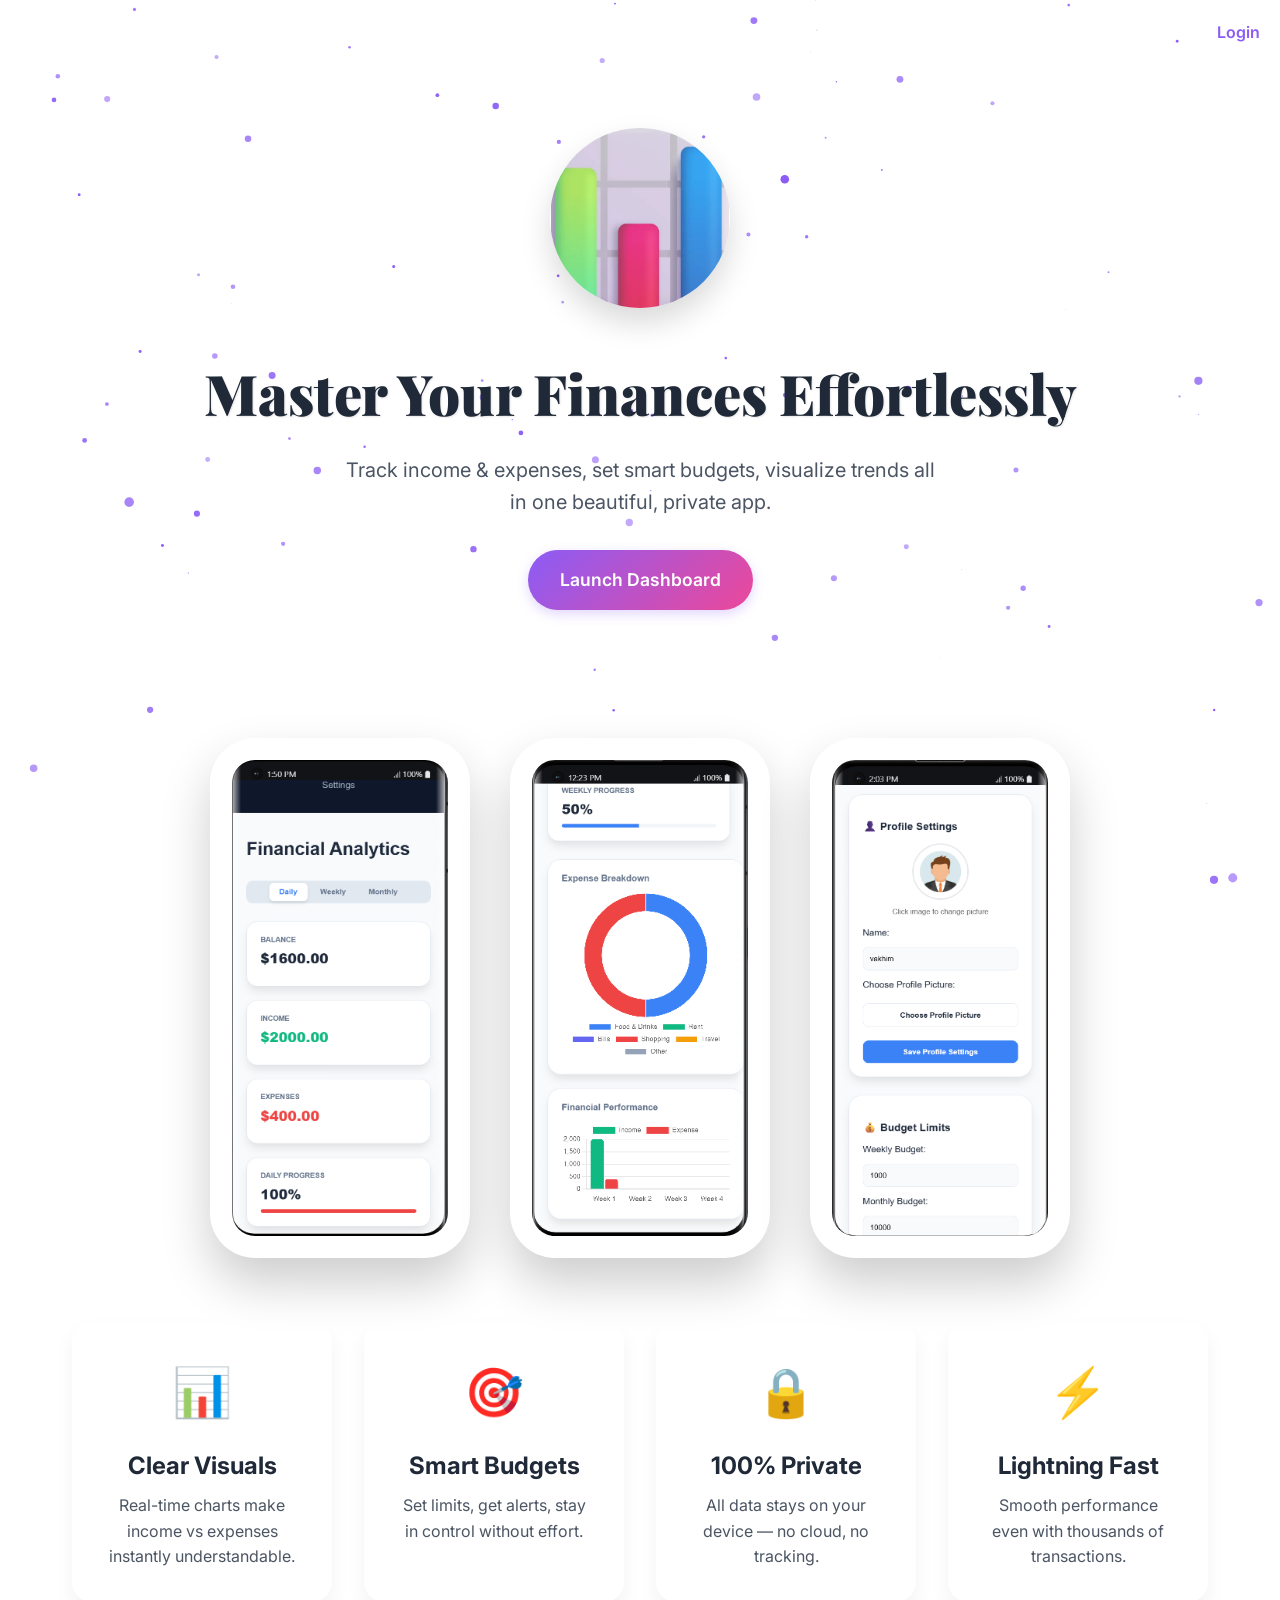
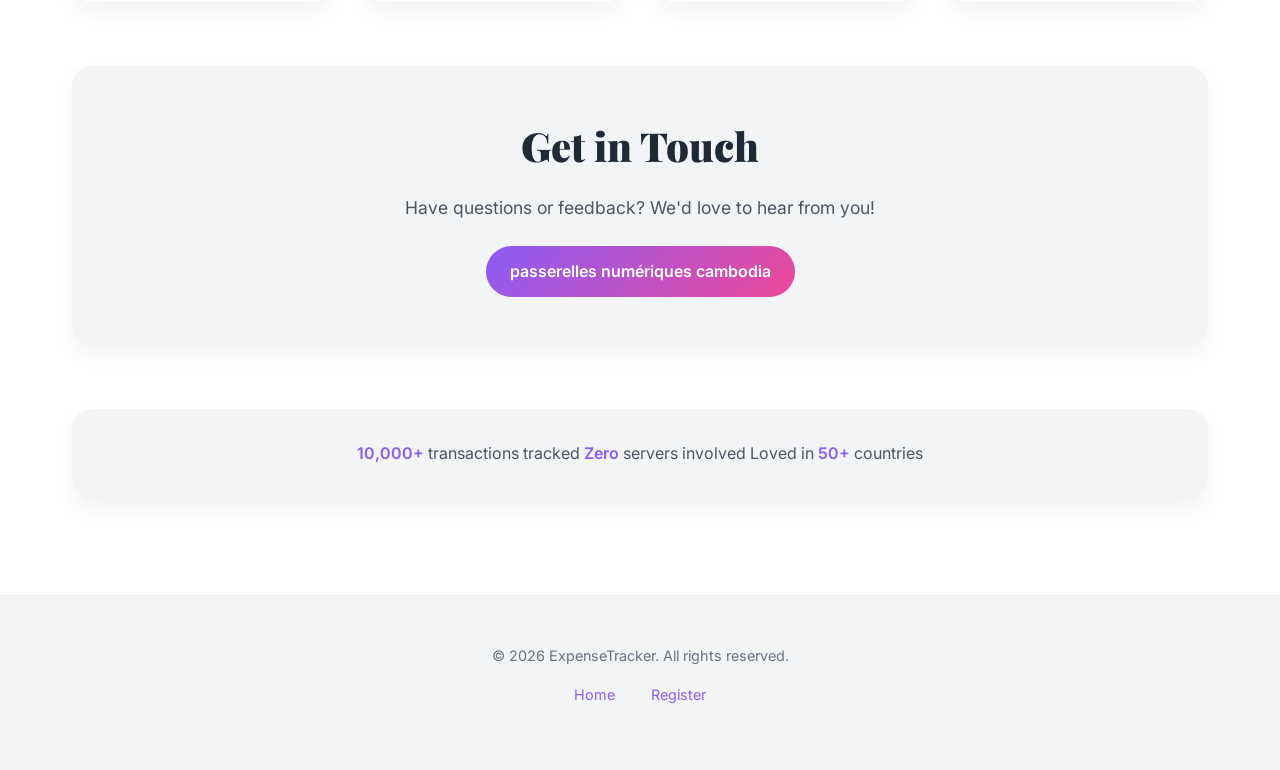
<file: index.html>
<!DOCTYPE html>
<html lang="en">
<head>
    <meta charset="UTF-8">
    <meta name="viewport" content="width=device-width, initial-scale=1.0">
    <title>ExpenseTracker • Smart Money Management</title>

    <!-- Favicon -->
    <link rel="icon" href="data:image/svg+xml,<svg xmlns=%22http://www.w3.org/2000/svg%22 viewBox=%220 0 100 100%22><rect width=%22100%22 height=%22100%22 rx=%2220%22 fill=%22%238b5cf6%22/><text x=%2250%22 y=%2265%22 font-size=%2260%22 text-anchor=%22middle%22 fill=%22white%22>ET</text></svg>">

    <!-- Google Fonts -->
    <link rel="preconnect" href="https://fonts.googleapis.com">
    <link rel="preconnect" href="https://fonts.gstatic.com" crossorigin>
    <link href="https://fonts.googleapis.com/css2?family=Inter:wght@300;400;500;600;700;800&family=Playfair+Display:wght@700;900&display=swap" rel="stylesheet">

    <!-- Main CSS -->
    <link rel="stylesheet" href="assets/css/main.css">
</head>
<body>
    <!-- Login Link -->
    <div class="login-section">
        <a href="Register.html" class="login-link">Login</a>
    </div>

    <canvas id="particles"></canvas>

    <div class="container">

        <!-- Hero Section -->
        <section class="hero">
            <div class="logo-circle-wrapper">
                <img src="assets/img/logo.png" alt="ExpenseTracker" class="logo-circle">
            </div>

            <h1 class="headline">Master Your Finances Effortlessly</h1>
            <p class="subheadline">
                Track income & expenses, set smart budgets, visualize trends all in one beautiful, private app.
            </p>

            <a href="Register.html" class="cta-button">Launch Dashboard</a>
        </section>

        <!-- App Preview Mockups -->
        <div class="mockups">
            <div class="phone-frame">
                <div class="screen" style="background-image: url('assets/img/1.png');"></div>
            </div>
            <div class="phone-frame">
                <div class="screen" style="background-image: url('assets/img/2.png');"></div>
            </div>
            <div class="phone-frame">
                <div class="screen" style="background-image: url('assets/img/3.png');"></div>
            </div>
        </div>

        <!-- Features Section -->
        <section class="features-section">
            <div class="features-grid">
                <div class="feature-card">
                    <div class="feature-icon">📊</div>
                    <div class="feature-title">Clear Visuals</div>
                    <p class="feature-text">Real-time charts make income vs expenses instantly understandable.</p>
                </div>
                <div class="feature-card">
                    <div class="feature-icon">🎯</div>
                    <div class="feature-title">Smart Budgets</div>
                    <p class="feature-text">Set limits, get alerts, stay in control without effort.</p>
                </div>
                <div class="feature-card">
                    <div class="feature-icon">🔒</div>
                    <div class="feature-title">100% Private</div>
                    <p class="feature-text">All data stays on your device — no cloud, no tracking.</p>
                </div>
                <div class="feature-card">
                    <div class="feature-icon">⚡</div>
                    <div class="feature-title">Lightning Fast</div>
                    <p class="feature-text">Smooth performance even with thousands of transactions.</p>
                </div>
            </div>
        </section>

        <!-- Contact Section -->
        <section class="contact-section">
            <h2 class="contact-title">Get in Touch</h2>
            <p class="contact-text">Have questions or feedback? We'd love to hear from you!</p>
            <a href="https://www.passerellesnumeriques.org/what-we-do/cambodia/" class="contact-email">passerelles numériques cambodia</a>
        </section>

        <!-- Trust / Stats -->
        <div class="trust-badges">
            <p>
                <strong>10,000+</strong> transactions tracked 
                <strong>Zero</strong> servers involved 
                Loved in <strong>50+</strong> countries
            </p>
        </div>

    </div>

    <!-- Footer -->
    <footer class="footer">
        <div class="footer-container">
            <p class="footer-text">&copy; 2026 ExpenseTracker. All rights reserved.</p>
            <nav class="footer-nav">
                <a href="index.html" class="footer-link">Home</a>
                <a href="Register.html" class="footer-link">Register</a>
            </nav>
        </div>
    </footer>

    <!-- Main JavaScript -->
    <script src="assets/js/main.js"></script>

</body>
</html>
</file>
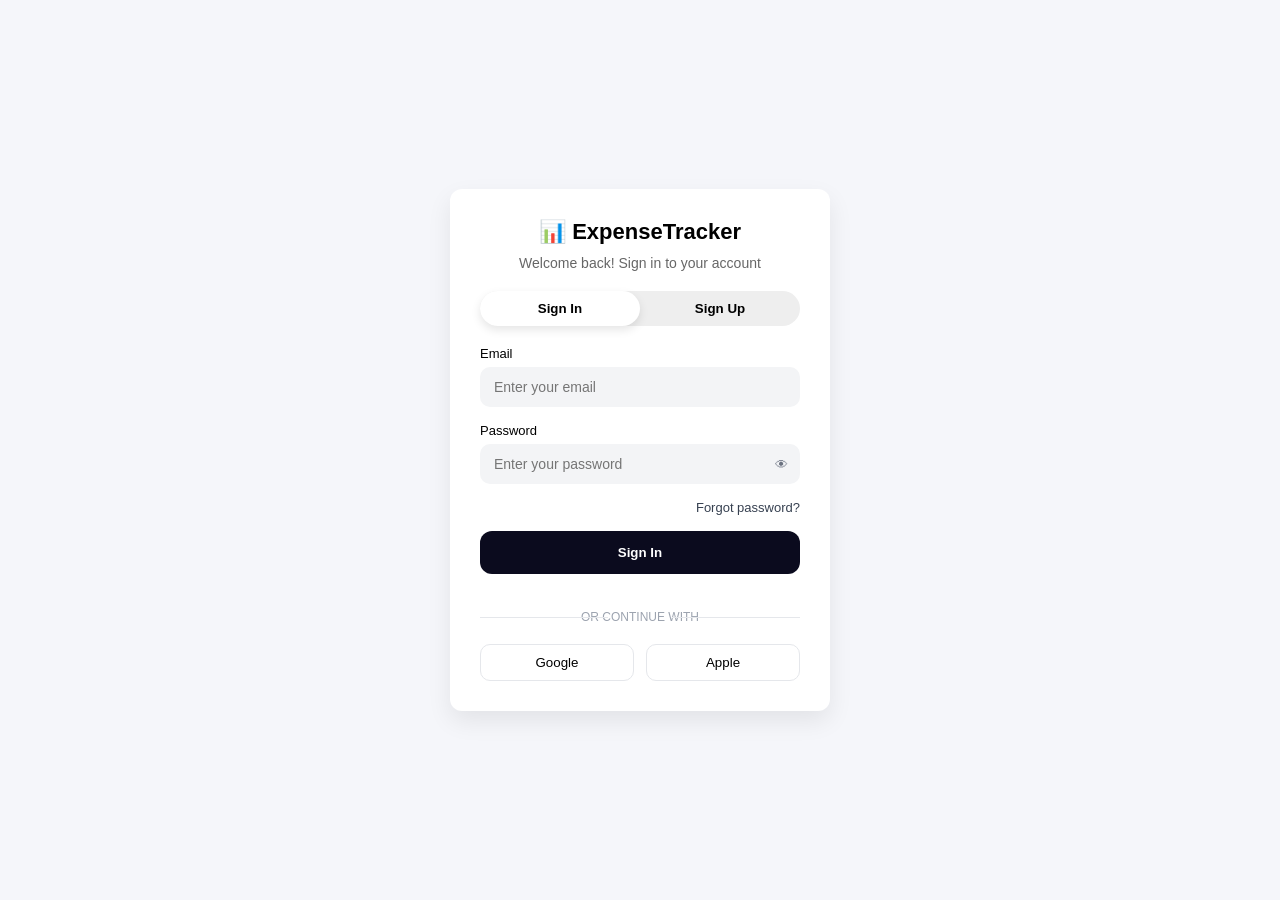
<file: Register.html>
<!DOCTYPE html>
<html lang="en">
<head>
    <meta charset="UTF-8">
    <meta name="viewport" content="width=device-width, initial-scale=1.0">
    <title>Sign In / Sign Up</title>
    <link rel="stylesheet" href="assets/css/Register.css">
</head>
<body>

    <div class="container">

        <!-- Sign In Card -->
        <div class="card" id="signin-card">
            <div class="logo">📊 ExpenseTracker</div>
            <div class="subtitle">Welcome back! Sign in to your account</div>

            <div class="tabs">
                <button class="tab active" onclick="showSignIn()">Sign In</button>
                <button class="tab" onclick="showSignUp()">Sign Up</button>
            </div>

            <div id="signin-error" class="error-message"></div>
            <div id="signin-success" class="success-message"></div>

            <form id="signin-form">
                <div class="field">
                    <label>Email</label>
                    <input id="signin-email" type="email" placeholder="Enter your email" required>
                </div>

                <div class="field">
                    <label>Password</label>
                    <div class="input-wrapper">
                        <input type="password" id="signin-password" placeholder="Enter your password" required>
                        <span class="toggle-password" data-target="signin-password">👁</span>
                    </div>
                </div>

                <div class="forgot">Forgot password?</div>

                <button class="btn-primary">Sign In</button>

                <div class="divider">OR CONTINUE WITH</div>

                <div class="social">
                    <button>Google</button>
                    <button>Apple</button>
                </div>
            </form>
        </div>

        <!-- Sign Up Card -->
        <div class="card hidden" id="signup-card">
            <div class="logo">📊 ExpenseTracker</div>
            <div class="subtitle">Create your account to get started</div>

            <div class="tabs">
                <button class="tab" onclick="showSignIn()">Sign In</button>
                <button class="tab active" onclick="showSignUp()">Sign Up</button>
            </div>

            <div id="signup-error" class="error-message"></div>
            <div id="signup-success" class="success-message"></div>

            <form id="signup-form">
                <div class="field">
                    <label>Full Name</label>
                    <input id="signup-username" type="text" placeholder="Enter your full name" required>
                </div>

                <div class="field">
                    <label>Email</label>
                    <input id="signup-email" type="email" placeholder="Enter your email" required>
                </div>

                <div class="field">
                    <label>Password</label>
                    <div class="input-wrapper">
                        <input type="password" id="signup-password" placeholder="Create a password" required>
                        <span class="toggle-password" data-target="signup-password">👁</span>
                    </div>
                </div>

                <div class="field">
                    <label>Confirm Password</label>
                    <div class="input-wrapper">
                        <input id="signup-confirm-password" type="password" placeholder="Confirm your password" required>
                        <span class="toggle-password" data-target="signup-confirm-password">👁</span>
                    </div>
                </div>

                <button class="btn-primary">Create Account</button>

                <div class="divider">OR CONTINUE WITH</div>

                <div class="social">
                    <button>Google</button>
                    <button>Apple</button>
                </div>
            </form>
        </div>

    </div>
    <script src="assets/js/Register.js"></script>
</body>
</html>
</file>
<file: assets/css/main.css>
/* Reset and Base Styles */
* {
    margin: 0;
    padding: 0;
    box-sizing: border-box;
}

body {
    font-family: 'Inter', sans-serif;
    background-color: #ffffff;
    color: #333;
    line-height: 1.6;
    overflow-x: hidden;
    position: relative;
}

#particles {
    position: fixed;
    top: 0;
    left: 0;
    width: 100%;
    height: 100%;
    z-index: -1;
    background: #ffffff;
    opacity: 1;
}

.container {
    max-width: 1200px;
    margin: 0 auto;
    padding: 2rem;
    position: relative;
    z-index: 1;
}

/* Login Section */
.login-section {
    position: absolute;
    top: 20px;
    right: 20px;
    z-index: 2;
}

.login-link {
    color: #8b5cf6;
    text-decoration: none;
    font-weight: 600;
    font-size: 1rem;
    transition: color 0.3s ease, transform 0.3s ease;
}

.login-link:hover {
    color: #ec4899;
    transform: translateY(-2px);
}

/* Hero Section */
.hero {
    text-align: center;
    padding: 6rem 0 4rem;
    animation: fadeIn 1s ease-in-out;
}

@keyframes fadeIn {
    from { opacity: 0; transform: translateY(20px); }
    to { opacity: 1; transform: translateY(0); }
}

.logo-circle-wrapper {
    width: 180px;
    height: 180px;
    margin: 0 auto 2.5rem;
    border-radius: 50%;
    overflow: hidden;
    box-shadow: 0 15px 30px rgba(0, 0, 0, 0.15);
    background-color: transparent;
    transition: transform 0.3s ease, box-shadow 0.3s ease;
}

.logo-circle-wrapper:hover {
    transform: scale(1.05);
    box-shadow: 0 20px 40px rgba(139, 92, 246, 0.3);
}

.logo-circle {
    width: 100%;
    height: 100%;
    object-fit: contain;
}

.headline {
    font-family: 'Playfair Display', serif;
    font-size: 3.5rem;
    font-weight: 900;
    margin-bottom: 1rem;
    color: #1f2937;
    text-shadow: 1px 1px 2px rgba(0, 0, 0, 0.1);
}

.subheadline {
    font-size: 1.25rem;
    max-width: 600px;
    margin: 0 auto 2rem;
    color: #4b5563;
}

.cta-button {
    display: inline-block;
    background: linear-gradient(135deg, #8b5cf6, #ec4899);
    color: #fff;
    padding: 1rem 2rem;
    border-radius: 50px;
    text-decoration: none;
    font-weight: 600;
    font-size: 1.1rem;
    transition: transform 0.3s ease, box-shadow 0.3s ease;
    box-shadow: 0 4px 12px rgba(139, 92, 246, 0.25);
}

.cta-button:hover {
    transform: scale(1.05);
    box-shadow: 0 6px 18px rgba(139, 92, 246, 0.4);
}

/* Mockups */
.mockups {
    display: flex;
    justify-content: center;
    gap: 2.5rem;
    margin: 4rem 0;
    flex-wrap: wrap;
}

.phone-frame {
    width: 260px;
    height: 520px;
    background: #fff;
    border-radius: 45px;
    padding: 22px;
    box-shadow: 0 25px 50px rgba(0, 0, 0, 0.2);
    position: relative;
    overflow: hidden;
    transition: transform 0.3s ease, box-shadow 0.3s ease;
}

.phone-frame:hover {
    transform: translateY(-10px);
    box-shadow: 0 30px 60px rgba(0, 0, 0, 0.25);
}

.screen {
    width: 100%;
    height: 100%;
    background-size: cover;
    background-position: center;
    border-radius: 23px;
    transition: transform 0.3s ease;
}

.phone-frame:hover .screen {
    transform: scale(1.02);
}

/* Features Section */
.features-section {
    margin: 4rem 0;
}

.features-grid {
    display: grid;
    grid-template-columns: repeat(auto-fit, minmax(250px, 1fr));
    gap: 2rem;
}

.feature-card {
    background: #fff;
    border-radius: 20px;
    padding: 2rem;
    text-align: center;
    box-shadow: 0 10px 20px rgba(0, 0, 0, 0.05);
    transition: transform 0.3s ease, box-shadow 0.3s ease;
}

.feature-card:hover {
    transform: translateY(-10px);
    box-shadow: 0 15px 30px rgba(0, 0, 0, 0.1);
}

.feature-icon {
    font-size: 3rem;
    margin-bottom: 1rem;
    transition: transform 0.3s ease;
}

.feature-card:hover .feature-icon {
    transform: rotate(10deg) scale(1.1);
}

.feature-title {
    font-size: 1.5rem;
    font-weight: 700;
    margin-bottom: 0.5rem;
    color: #1f2937;
}

.feature-text {
    font-size: 1rem;
    color: #4b5563;
}

/* Contact Section */
.contact-section {
    text-align: center;
    margin: 4rem 0;
    padding: 3rem 2rem;
    background: #f3f4f6;
    border-radius: 20px;
    box-shadow: 0 10px 20px rgba(0, 0, 0, 0.05);
}

.contact-title {
    font-family: 'Playfair Display', serif;
    font-size: 2.5rem;
    font-weight: 900;
    margin-bottom: 1rem;
    color: #1f2937;
}

.contact-text {
    font-size: 1.1rem;
    margin-bottom: 1.5rem;
    color: #4b5563;
}

.contact-email {
    display: inline-block;
    background: linear-gradient(135deg, #8b5cf6, #ec4899);
    color: #fff;
    padding: 0.8rem 1.5rem;
    border-radius: 50px;
    text-decoration: none;
    font-weight: 600;
    transition: transform 0.3s ease, box-shadow 0.3s ease;
}

.contact-email:hover {
    transform: scale(1.05);
    box-shadow: 0 4px 12px rgba(139, 92, 246, 0.3);
}

/* Trust Badges */
.trust-badges {
    text-align: center;
    padding: 2rem 0;
    background: #f3f4f6;
    border-radius: 20px;
    font-size: 1rem;
    color: #4b5563;
    box-shadow: 0 10px 20px rgba(0, 0, 0, 0.05);
}

.trust-badges strong {
    color: #8b5cf6;
    font-weight: 600;
}

/* Footer */
.footer {
    background-color: #f3f4f6;
    padding: 3rem 0;
    text-align: center;
    font-size: 0.9rem;
    color: #6b7280;
    margin-top: 4rem;
    border-top: 1px solid #e5e7eb;
}

.footer-container {
    max-width: 1200px;
    margin: 0 auto;
    padding: 0 2rem;
}

.footer-text {
    margin-bottom: 1rem;
}

.footer-nav {
    margin-bottom: 1rem;
}

.footer-link {
    margin: 0 1rem;
    color: #8b5cf6;
    text-decoration: none;
    transition: color 0.3s ease, transform 0.3s ease;
}

.footer-link:hover {
    color: #ec4899;
    transform: translateY(-2px);
}

/* Media Queries for Responsiveness */
@media (max-width: 768px) {
    .headline {
        font-size: 2.5rem;
    }

    .subheadline {
        font-size: 1rem;
    }

    .mockups {
        flex-direction: column;
        align-items: center;
    }

    .phone-frame {
        width: 200px;
        height: 400px;
        padding: 15px;
    }

    .features-grid {
        grid-template-columns: 1fr;
    }

    .contact-title {
        font-size: 2rem;
    }

    .footer-nav {
        display: flex;
        flex-direction: column;
        gap: 0.5rem;
    }
}
</file>
<file: assets/css/Register.css>
* {
    box-sizing: border-box;
    font-family: "Inter", sans-serif;
}

body {
    margin: 0;
    background: #f5f6fa;
    min-height: 100vh;
    display: flex;
    justify-content: center;
    align-items: center;
}

.container {
    display: flex;
    gap: 40px;
    flex-wrap: wrap;
    justify-content: center;
}

.card {
    width: 380px;
    background: #fff;
    padding: 30px;
    border-radius: 12px;
    box-shadow: 0 10px 25px rgba(0, 0, 0, 0.08);
}

.logo {
    text-align: center;
    font-size: 22px;
    font-weight: bold;
    margin-bottom: 10px;
}

.subtitle {
    text-align: center;
    color: #666;
    margin-bottom: 20px;
    font-size: 14px;
}

.tabs {
    display: flex;
    background: #eee;
    border-radius: 25px;
    margin-bottom: 20px;
}

.tab {
    flex: 1;
    border: none;
    background: transparent;
    padding: 10px;
    border-radius: 30px;
    cursor: pointer;
    font-weight: 600;
}

.tab.active {
    background: #fff;
    box-shadow: 0 4px 10px rgba(0, 0, 0, 0.1);
}

.field {
    margin-bottom: 16px;
}

.field label {
    font-size: 13px;
    font-weight: 500;
    display: block;
    margin-bottom: 6px;
}

.input-wrapper {
    position: relative;
}

input {
    width: 100%;
    padding: 12px 14px;
    border-radius: 10px;
    border: none;
    background: #f3f4f6;
    font-size: 14px;
}

.toggle-password {
    position: absolute;
    right: 12px;
    top: 50%;
    transform: translateY(-50%);
    cursor: pointer;
    font-size: 13px;
    color: #6b7280;
}

.forgot {
    text-align: right;
    font-size: 13px;
    color: #374151;
    cursor: pointer;
    margin-bottom: 16px;
}

.btn-primary {
    width: 100%;
    background: #0b0b1e;
    color: #fff;
    border: none;
    padding: 14px;
    border-radius: 12px;
    font-weight: 600;
    cursor: pointer;
    margin-bottom: 16px;
}

.divider {
    text-align: center;
    font-size: 12px;
    color: #9ca3af;
    margin: 20px 0;
    position: relative;
}

.divider::before,
.divider::after {
    content: "";
    height: 1px;
    width: 40%;
    background: #e5e7eb;
    position: absolute;
    top: 50%;
}

.divider::before {
    left: 0;
}

.divider::after {
    right: 0;
}

.social {
    display: flex;
    gap: 12px;
}

.social button {
    flex: 1;
    border: 1px solid #e5e7eb;
    background: #fff;
    padding: 10px;
    border-radius: 10px;
    cursor: pointer;
    font-weight: 500;
}

.hidden {
    display: none;
}

.error-message {
    color: #dc3545;
    font-size: 14px;
    margin-bottom: 15px;
    padding: 10px;
    background-color: #f8d7da;
    border: 1px solid #f5c6cb;
    border-radius: 4px;
    display: none;
}

.error-message:not(:empty) {
    display: block;
}

.success-message {
    color: #155724;
    font-size: 14px;
    margin-bottom: 15px;
    padding: 10px;
    background-color: #d4edda;
    border: 1px solid #c3e6cb;
    border-radius: 4px;
    display: none;
}

.success-message:not(:empty) {
    display: block;
}
</file>
